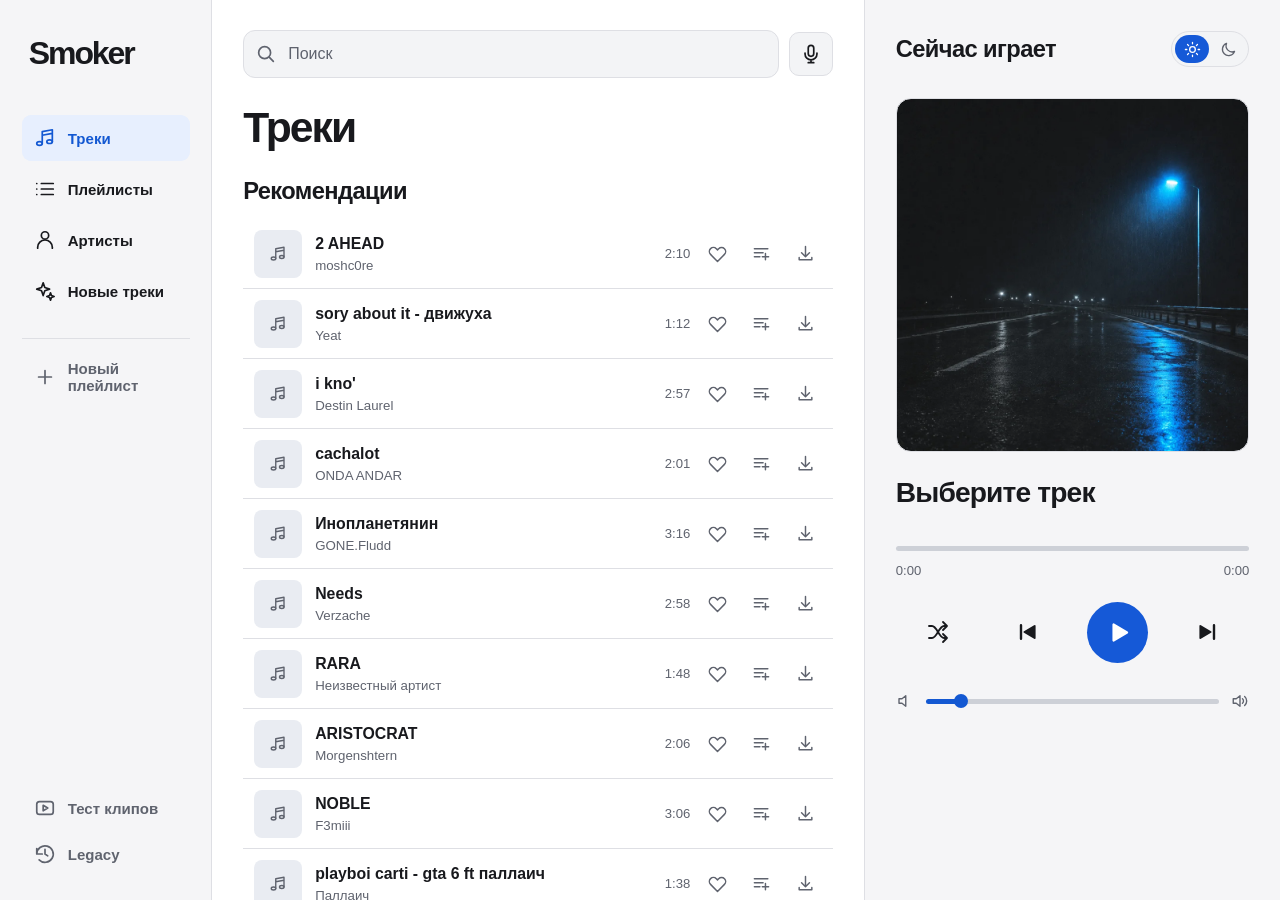
<file: index.html>
<!DOCTYPE html>
<html lang="ru">
<head>
    <meta charset="utf-8">
    <meta name="viewport" content="width=device-width, initial-scale=1, viewport-fit=cover">
    <meta name="theme-color" content="#f5f5f7">
    <title>Smoker Player</title>
    <link rel="manifest" href="manifest.json">
    <script src="theme.js"></script>
    <link rel="stylesheet" href="style.css">
    <script src="catalog.js" defer></script>
    <script src="audius.js" defer></script>
    <script src="script.js" defer></script>
</head>
<body>
    <svg class="icon-library" width="0" height="0" aria-hidden="true" xmlns="http://www.w3.org/2000/svg">
        <symbol id="icon-music" viewBox="0 0 24 24"><path d="M9 18V5l11-2v13M9 9l11-2"/><ellipse cx="6" cy="18" rx="3" ry="2"/><ellipse cx="17" cy="16" rx="3" ry="2"/></symbol>
        <symbol id="icon-list-ul" viewBox="0 0 24 24"><path d="M8 6h13M8 12h13M8 18h13M3 6h.01M3 12h.01M3 18h.01"/></symbol>
        <symbol id="icon-list-plus" viewBox="0 0 24 24"><path d="M3 6h17M3 11h11M3 16h7m7-4v8m-4-4h8"/></symbol>
        <symbol id="icon-user" viewBox="0 0 24 24"><circle cx="12" cy="7" r="4"/><path d="M4 21v-1a8 8 0 0 1 16 0v1"/></symbol>
        <symbol id="icon-sparkles" viewBox="0 0 24 24"><path d="m10 3 1.8 5.2L17 10l-5.2 1.8L10 17l-1.8-5.2L3 10l5.2-1.8L10 3Zm8 11 1.05 2.95L22 18l-2.95 1.05L18 22l-1.05-2.95L14 18l2.95-1.05L18 14Z"/></symbol>
        <symbol id="icon-plus" viewBox="0 0 24 24"><path d="M12 5v14M5 12h14"/></symbol>
        <symbol id="icon-video" viewBox="0 0 24 24"><rect x="3" y="5" width="18" height="14" rx="3"/><path d="m10 9 5 3-5 3Z"/></symbol>
        <symbol id="icon-legacy" viewBox="0 0 24 24"><path d="M3 12a9 9 0 1 1 2.6 6.4M3 6v6h6m3-5v5l3 2"/></symbol>
        <symbol id="icon-search" viewBox="0 0 24 24"><circle cx="10.5" cy="10.5" r="6.5"/><path d="m16 16 4 4"/></symbol>
        <symbol id="icon-mic" viewBox="0 0 24 24"><rect x="9" y="2.5" width="6" height="12" rx="3"/><path d="M5.5 11v1a6.5 6.5 0 0 0 13 0v-1M12 18.5v3m-3 0h6"/></symbol>
        <symbol id="icon-sun" viewBox="0 0 24 24"><circle cx="12" cy="12" r="4"/><path d="M12 2v2m0 16v2M2 12h2m16 0h2M5 5l1.5 1.5m11 11L19 19M19 5l-1.5 1.5m-11 11L5 19"/></symbol>
        <symbol id="icon-moon" viewBox="0 0 24 24"><path d="M20.5 14.8A8.7 8.7 0 0 1 9.2 3.5 8.8 8.8 0 1 0 20.5 14.8Z"/></symbol>
        <symbol id="icon-shuffle" viewBox="0 0 24 24"><path d="M3 6h3c5 0 7 12 12 12h3m-4-4 4 4-4 4M3 18h3c5 0 7-12 12-12h3m-4-4 4 4-4 4"/></symbol>
        <symbol id="icon-prev" viewBox="0 0 24 24"><path fill="currentColor" stroke="none" d="M5 4a1.2 1.2 0 0 1 1.2 1.2v13.6a1.2 1.2 0 1 1-2.4 0V5.2A1.2 1.2 0 0 1 5 4Zm13.1 1.2a1 1 0 0 1 1.5.86v11.88a1 1 0 0 1-1.5.86L8 12.86a1 1 0 0 1 0-1.72Z"/></symbol>
        <symbol id="icon-next" viewBox="0 0 24 24"><path fill="currentColor" stroke="none" d="M19 4a1.2 1.2 0 0 1 1.2 1.2v13.6a1.2 1.2 0 1 1-2.4 0V5.2A1.2 1.2 0 0 1 19 4ZM5.9 5.2a1 1 0 0 0-1.5.86v11.88a1 1 0 0 0 1.5.86L16 12.86a1 1 0 0 0 0-1.72Z"/></symbol>
        <symbol id="icon-play" viewBox="0 0 24 24"><path fill="currentColor" stroke="none" d="M7.5 4.8a1 1 0 0 1 1.5-.86l12 7.2a1 1 0 0 1 0 1.72l-12 7.2a1 1 0 0 1-1.5-.86Z"/></symbol>
        <symbol id="icon-pause" viewBox="0 0 24 24"><path stroke-width="4" d="M8 5v14m8-14v14"/></symbol>
        <symbol id="icon-volume" viewBox="0 0 24 24"><path d="M3 9h4l5-4v14l-5-4H3zM15.3 9a4 4 0 0 1 0 6m2.9-9a8 8 0 0 1 0 12"/></symbol>
        <symbol id="icon-volume-low" viewBox="0 0 24 24"><path d="M4 9h4l5-4v14l-5-4H4z"/></symbol>
        <symbol id="icon-heart" viewBox="0 0 24 24"><path d="M20.8 5.9a5.1 5.1 0 0 0-7.3 0L12 7.4l-1.5-1.5a5.1 5.1 0 0 0-7.3 7.2L12 22l8.8-8.9a5.1 5.1 0 0 0 0-7.2Z"/></symbol>
        <symbol id="icon-download" viewBox="0 0 24 24"><path d="M12 3v13m-5-5 5 5 5-5M4 17v3h16v-3"/></symbol>
        <symbol id="icon-check" viewBox="0 0 24 24"><path d="m5 12 4 4L19 6"/></symbol>
        <symbol id="icon-chevron" viewBox="0 0 24 24"><path d="m6 9 6 6 6-6"/></symbol>
    </svg>

    <div class="app-shell">
        <aside class="sidebar">
            <div class="brand" aria-label="Smoker Player">Smoker</div>
            <nav class="tabs" aria-label="Медиатека">
                <button type="button" class="tab active" data-tab="user" aria-controls="user-playlist" aria-pressed="true">
                    <svg class="icon" aria-hidden="true"><use href="#icon-music"></use></svg><span>Треки</span>
                </button>
                <button type="button" class="tab" data-tab="playlists" aria-controls="playlists-tab" aria-pressed="false">
                    <svg class="icon" aria-hidden="true"><use href="#icon-list-ul"></use></svg><span>Плейлисты</span>
                </button>
                <button type="button" class="tab" data-tab="artists" aria-controls="artists-tab" aria-pressed="false">
                    <svg class="icon" aria-hidden="true"><use href="#icon-user"></use></svg><span>Артисты</span>
                </button>
                <button type="button" class="tab" data-tab="new" aria-controls="new-tracks-tab" aria-pressed="false">
                    <svg class="icon" aria-hidden="true"><use href="#icon-sparkles"></use></svg><span>Новые треки</span>
                </button>
            </nav>
            <div class="sidebar-actions">
                <button type="button" class="sidebar-link" data-create-playlist>
                    <svg class="icon" aria-hidden="true"><use href="#icon-plus"></use></svg><span>Новый плейлист</span>
                </button>
            </div>
            <a class="sidebar-link clips-link" href="index2.html">
                <svg class="icon" aria-hidden="true"><use href="#icon-video"></use></svg><span>Тест клипов</span>
            </a>
            <a class="sidebar-link legacy-link" href="legacy.html">
                <svg class="icon" aria-hidden="true"><use href="#icon-legacy"></use></svg><span>Legacy</span>
            </a>
        </aside>

        <main class="library-panel">
            <div class="library-toolbar">
                <div class="search-row">
                    <form class="search-container" id="track-search" role="search">
                        <button id="search-button" type="submit" aria-label="Найти трек">
                            <svg class="icon" aria-hidden="true"><use href="#icon-search"></use></svg>
                        </button>
                        <input type="search" id="search-input" placeholder="Поиск" aria-label="Поиск музыки" maxlength="160">
                    </form>
                    <button class="voice-control-btn" id="voice-control" type="button" aria-label="Голосовой помощник" aria-pressed="false" title="Голосовой помощник выключен">
                        <svg class="icon" aria-hidden="true"><use href="#icon-mic"></use></svg>
                    </button>
                </div>
                <p class="search-status" id="search-status" aria-live="polite"></p>
            </div>

            <div class="library-content" id="library-content" data-tab="user">
                <h1 class="page-title" id="library-title">Треки</h1>
                <div class="tab-content active" id="user-playlist">
                    <section id="liked-section" aria-labelledby="liked-heading" hidden>
                        <h2 id="liked-heading" class="list-heading">Понравившиеся</h2>
                        <ul class="playlist" id="liked-tracks" aria-labelledby="liked-heading"></ul>
                    </section>
                    <div class="collection-heading" id="collection-heading">
                        <h2 class="list-heading" id="collection-name"></h2>
                        <button type="button" class="playlist-button" id="edit-playlist" hidden>Редактировать</button>
                    </div>
                    <p class="empty-message" id="queue-empty" hidden></p>
                    <ul class="playlist" id="playlist" aria-labelledby="collection-name"></ul>
                    <details class="popular-section" id="popular-section">
                        <summary>Популярная музыка <svg class="icon" aria-hidden="true"><use href="#icon-chevron"></use></svg></summary>
                        <div class="popular-grid" id="popular-grid"></div>
                    </details>
                </div>

                <div class="tab-content" id="playlists-tab">
                    <button type="button" class="playlist-button primary" id="create-playlist" data-create-playlist>
                        <svg class="icon" aria-hidden="true"><use href="#icon-plus"></use></svg>
                        Создать плейлист
                    </button>
                    <div class="playlist-grid" id="playlists-grid"></div>
                    <a class="sidebar-link mobile-clips" href="index2.html">Тест клипов</a>
                </div>

                <div class="tab-content" id="artists-tab">
                    <div class="artists-grid" id="artists-grid"></div>
                </div>

                <div class="tab-content" id="new-tracks-tab">
                    <ul class="playlist" id="new-tracks" aria-labelledby="library-title"></ul>
                </div>
            </div>
        </main>

        <div class="theme-picker" role="group" aria-label="Тема оформления">
            <button class="theme-option" type="button" data-theme-value="light" aria-label="Светлая тема" title="Светлая тема" aria-pressed="false">
                <svg class="icon" aria-hidden="true"><use href="#icon-sun"></use></svg>
            </button>
            <button class="theme-option" type="button" data-theme-value="dark" aria-label="Тёмная тема" title="Тёмная тема" aria-pressed="false">
                <svg class="icon" aria-hidden="true"><use href="#icon-moon"></use></svg>
            </button>
        </div>

        <section class="player-section" aria-labelledby="player-heading">
            <h2 class="player-heading" id="player-heading">Сейчас играет</h2>
            <div class="now-playing">
                <div class="album-art" id="album-art"></div>
                <div class="song-info">
                    <div class="song-title" id="song-title">Выберите трек</div>
                    <div class="song-artist" id="song-artist"></div>
                </div>
                <button type="button" class="control-btn volume-toggle" id="volume-toggle" aria-expanded="false" aria-controls="volume-controls" aria-label="Громкость">
                    <svg class="icon" aria-hidden="true"><use href="#icon-volume"></use></svg>
                </button>
            </div>

            <div class="progress-container">
                <input type="range" class="range seek" id="seek" min="0" max="1" step="0.1" value="0" aria-label="Позиция воспроизведения" disabled>
                <div class="time-info" aria-hidden="true">
                    <span id="current-time">0:00</span>
                    <span id="duration">0:00</span>
                </div>
            </div>

            <div class="controls">
                <button class="control-btn" id="shuffle" type="button" title="Перемешать треки" aria-label="Перемешать треки">
                    <svg class="icon" aria-hidden="true"><use href="#icon-shuffle"></use></svg>
                </button>
                <button class="control-btn" id="prev" type="button" title="Предыдущий трек" aria-label="Предыдущий трек">
                    <svg class="icon" aria-hidden="true"><use href="#icon-prev"></use></svg>
                </button>
                <button class="control-btn play-pause" id="play-pause" type="button" title="Воспроизвести" aria-label="Воспроизвести">
                    <svg class="icon" aria-hidden="true"><use href="#icon-play"></use></svg>
                </button>
                <button class="control-btn" id="next" type="button" title="Следующий трек" aria-label="Следующий трек">
                    <svg class="icon" aria-hidden="true"><use href="#icon-next"></use></svg>
                </button>
            </div>

            <div class="volume-container" id="volume-controls">
                <svg class="icon" aria-hidden="true"><use href="#icon-volume-low"></use></svg>
                <input type="range" class="range volume-slider" id="volume" min="0" max="1" step="0.01" value="0.1" aria-label="Громкость">
                <svg class="icon" aria-hidden="true"><use href="#icon-volume"></use></svg>
            </div>
        </section>
    </div>

    <audio id="audio-player" preload="none"></audio>
    <div class="notification" id="notification" role="status"></div>
    <dialog class="playlist-editor" id="playlist-chooser" aria-labelledby="playlist-chooser-title">
        <form method="dialog">
            <h2 id="playlist-chooser-title">Добавить в плейлист</h2>
            <p id="playlist-chooser-track" class="chooser-track"></p>
            <div id="playlist-choices" class="track-picker"></div>
            <p id="playlist-chooser-empty" class="empty-message" hidden>У вас пока нет своих плейлистов.</p>
            <p id="playlist-chooser-status" class="editor-status" role="status" hidden></p>
            <div class="editor-actions">
                <button type="submit" class="playlist-button" autofocus>Отмена</button>
                <button type="button" class="playlist-button primary" id="create-playlist-with-track">Новый плейлист</button>
            </div>
        </form>
    </dialog>
    <dialog class="playlist-editor" id="playlist-editor" aria-labelledby="editor-title">
        <form id="playlist-form">
            <h2 id="editor-title">Новый плейлист</h2>
            <label for="playlist-name">Название</label>
            <input id="playlist-name" name="name" required maxlength="70" autofocus>
            <label for="playlist-filter">Треки</label>
            <input id="playlist-filter" type="search" placeholder="По названию или артисту">
            <p id="selected-count"></p>
            <div id="track-picker" class="track-picker"></div>
            <p id="picker-empty" class="empty-message" hidden>Треки не найдены.</p>
            <p id="editor-status" class="editor-status" role="status" hidden></p>
            <div class="editor-actions">
                <button type="button" class="playlist-button" id="cancel-playlist">Отмена</button>
                <button type="submit" class="playlist-button primary">Сохранить</button>
            </div>
        </form>
    </dialog>
</body>
</html>
</file>
<file: style.css>
:root {
    color-scheme: light;
    --canvas: #fff;
    --panel: #f5f5f7;
    --input: #f3f4f6;
    --hover: #eaecef;
    --line: #dedfe4;
    --track-fill: #cdd0d7;
    --text: #18191d;
    --muted: #5f636e;
    --accent: #1358d2;
    --accent-fill: #1559d7;
    --on-accent: #fff;
    --selection: #e7effe;
    --art-backdrop: #e9ecf2;
    --success: #176140;
    --error: #a0213b;
    --backdrop: rgb(19 23 33 / 38%);
    --gutter: clamp(22px, 2.4vw, 38px);
    --top-inset: env(safe-area-inset-top, 0px);
    --bottom-inset: env(safe-area-inset-bottom, 0px);
    font-family: -apple-system, BlinkMacSystemFont, "Segoe UI", sans-serif;
}

:root[data-theme="dark"] {
    color-scheme: dark;
    --canvas: #141518;
    --panel: #1a1b1f;
    --input: #1f2126;
    --hover: #272930;
    --line: #34363e;
    --track-fill: #484b55;
    --text: #f4f5f7;
    --muted: #aeb3bf;
    --accent: #6eb5ff;
    --accent-fill: #66adf8;
    --on-accent: #0d2037;
    --selection: #202f44;
    --art-backdrop: #24272f;
    --success: #88dcb4;
    --error: #ff9da9;
    --backdrop: rgb(0 0 0 / 58%);
}

* { box-sizing: border-box; }
[hidden] { display: none !important; }
body { margin: 0; background: var(--canvas); color: var(--text); }
a, button, input { color: inherit; font: inherit; }
button, input { margin: 0; }
button, a { touch-action: manipulation; }
button { cursor: pointer; }
button:disabled { cursor: default; }
a { text-underline-offset: 4px; }
h1, h2, p { margin: 0; }
:focus-visible { outline: 2px solid var(--accent); outline-offset: 3px; }

.icon-library { position: absolute; overflow: hidden; }
.icon {
    display: block;
    flex: none;
    inline-size: 22px;
    block-size: 22px;
    fill: none;
    stroke: currentColor;
    stroke-width: 1.85;
    stroke-linecap: round;
    stroke-linejoin: round;
}

.app-shell {
    display: grid;
    grid-template-columns: clamp(178px, 16.6vw, 260px) minmax(0, 1fr) clamp(282px, 32.5vw, 510px);
    grid-template-rows: minmax(0, 1fr);
    block-size: 100vh;
    block-size: 100dvh;
}

.sidebar {
    grid-area: 1 / 1;
    display: flex;
    flex-direction: column;
    min-block-size: 0;
    overflow-y: auto;
    padding: 34px clamp(14px, 1.7vw, 26px) 23px;
    background: var(--panel);
    border-inline-end: 1px solid var(--line);
}
.brand { margin: 0 7px 43px; font-size: 2rem; font-weight: 750; letter-spacing: -0.065em; line-height: 1.2; }
.tabs { display: grid; gap: 5px; }
.tab, .sidebar-link {
    display: flex;
    align-items: center;
    gap: 12px;
    min-block-size: 46px;
    inline-size: 100%;
    padding: 8px 12px;
    border: 0;
    border-radius: 9px;
    background: transparent;
    text-align: start;
    text-decoration: none;
    font-size: 0.94rem;
    font-weight: 550;
}
.tab:hover, .sidebar-link:hover { background: var(--hover); }
.tab[aria-pressed="true"] { color: var(--accent); background: var(--selection); font-weight: 650; }
.sidebar-actions { border-block-start: 1px solid var(--line); margin-block: 24px 8px; padding-block-start: 13px; }
.sidebar-link { color: var(--muted); }
.clips-link { margin-block-start: auto; }
.mobile-clips { display: none; }

.library-panel {
    grid-area: 1 / 2;
    min-inline-size: 0;
    overflow-y: auto;
    scrollbar-color: var(--track-fill) transparent;
    overscroll-behavior-y: contain;
}
.library-toolbar {
    position: sticky;
    inset-block-start: 0;
    z-index: 2;
    padding: 30px var(--gutter) 13px;
    background: var(--canvas);
}
.search-row { display: flex; align-items: center; gap: 10px; }
.search-container {
    display: flex;
    align-items: center;
    flex: 1;
    min-inline-size: 0;
    border: 1px solid var(--line);
    border-radius: 12px;
    background: var(--input);
}
.search-container:focus-within { border-color: var(--accent); }
.search-container input {
    flex: 1;
    inline-size: 100%;
    min-inline-size: 0;
    min-block-size: 46px;
    padding: 0 12px 0 0;
    border: 0;
    border-radius: 0 12px 12px 0;
    outline: 0;
    background: transparent;
    font-size: 1rem;
}
input::placeholder { color: var(--muted); opacity: 1; }
#search-button, .voice-control-btn {
    display: grid;
    place-items: center;
    flex: 0 0 44px;
    inline-size: 44px;
    block-size: 44px;
    padding: 0;
    border: 0;
    border-radius: 10px;
    background: transparent;
    color: var(--muted);
}
#search-button:hover { color: var(--text); }
.voice-control-btn { border: 1px solid var(--line); background: var(--input); color: var(--text); }
.voice-control-btn:not(:disabled):hover { background: var(--hover); }
.voice-control-btn[aria-pressed="true"] { border-color: transparent; }
.voice-control-btn[aria-pressed="true"],
.voice-control-btn[aria-pressed="true"]:hover {
    background: var(--accent-fill);
    color: var(--on-accent);
}
.voice-control-btn:disabled { opacity: 0.6; }
.search-status { color: var(--muted); margin-block-start: 8px; font-size: 0.86rem; line-height: 1.4; }
.search-status:empty { display: none; }

.library-content { padding: 13px var(--gutter) 34px; }
.page-title {
    margin-block-end: 26px;
    font-size: clamp(2rem, 3.33vw, 3.25rem);
    line-height: 1.1;
    font-weight: 750;
    letter-spacing: -0.045em;
    overflow-wrap: anywhere;
}
.tab-content { display: none; }
.tab-content.active { display: block; }
.collection-heading { display: flex; align-items: center; justify-content: space-between; gap: 12px; }
.collection-heading, #liked-heading { margin-block-end: 13px; }
.list-heading { font-size: clamp(1.25rem, 1.85vw, 1.62rem); line-height: 1.25; letter-spacing: -0.025em; overflow-wrap: anywhere; }
#liked-section { margin-block-end: 28px; }
.empty-message { padding-block: 10px; color: var(--muted); line-height: 1.5; }

.playlist { list-style: none; padding: 0; margin: 0; }
.playlist-item {
    display: flex;
    align-items: center;
    min-inline-size: 0;
    gap: 2px;
    padding-inline: 7px;
    border-block-end: 1px solid var(--line);
}
.playlist-item:hover { background: var(--input); }
.playlist-item.active {
    border-color: transparent;
    border-radius: 11px;
    background: var(--selection);
}
.track-select {
    display: flex;
    align-items: center;
    flex: 1;
    min-inline-size: 0;
    min-block-size: 69px;
    padding: 8px 4px;
    gap: 13px;
    border: 0;
    border-radius: 8px;
    background: transparent;
    text-align: start;
}
.track-art, .cover, .avatar, .album-art {
    position: relative;
    isolation: isolate;
    display: grid;
    place-items: center;
    overflow: hidden;
    aspect-ratio: 1;
    background-color: var(--art-backdrop);
    color: var(--muted);
}
.track-art { flex: 0 0 48px; border-radius: 8px; }
.track-art img, .cover img, .avatar img, .album-art img {
    position: absolute;
    inset: 0;
    inline-size: 100%;
    block-size: 100%;
    object-fit: cover;
}
.track-indicator {
    position: absolute;
    inset: 0;
    display: none;
    place-items: center;
    color: #fff;
    background: rgb(16 39 75 / 75%);
}
.playlist-item.active .track-indicator { display: grid; }
.track-indicator .icon, .track-art > .icon { inline-size: 18px; block-size: 18px; }
.song-details { flex: 1; min-inline-size: 0; }
.song-details .title, .track-subtitle {
    display: block;
    overflow: hidden;
    text-overflow: ellipsis;
    white-space: nowrap;
}
.song-details .title { font-size: 0.99rem; font-weight: 650; line-height: 1.24; }
.track-subtitle { margin-block-start: 4px; color: var(--muted); font-size: 0.83rem; line-height: 1.25; }
.duration, .time-info, .track-meta { color: var(--muted); font-variant-numeric: tabular-nums; }
.duration { font-size: 0.82rem; flex: none; }

.theme-picker {
    grid-area: 1 / 3;
    z-index: 3;
    justify-self: end;
    align-self: start;
    display: flex;
    gap: 2px;
    padding: 3px;
    margin: 31px var(--gutter) 0 0;
    border: 1px solid var(--line);
    border-radius: 18px;
    background: var(--input);
}
.theme-option {
    display: grid;
    place-items: center;
    inline-size: 34px;
    block-size: 28px;
    padding: 0;
    border: 0;
    border-radius: 14px;
    background: transparent;
    color: var(--muted);
}
.theme-option .icon { inline-size: 17px; block-size: 17px; }
.theme-option:hover { color: var(--text); }
.theme-option[aria-pressed="true"] { background: var(--accent-fill); color: var(--on-accent); }

.player-section {
    grid-area: 1 / 3;
    overflow-y: auto;
    min-inline-size: 0;
    background: var(--panel);
    border-inline-start: 1px solid var(--line);
    padding: 32px var(--gutter) 24px;
    scrollbar-color: var(--track-fill) transparent;
}
.player-heading {
    display: flex;
    align-items: center;
    min-block-size: 34px;
    padding-inline-end: 85px;
    font-size: clamp(1rem, 1.9vw, 1.48rem);
    font-weight: 700;
    letter-spacing: -0.025em;
}
.now-playing { margin-block-start: 32px; }
.album-art {
    inline-size: 100%;
    border-radius: 15px;
    border: 1px solid var(--line);
    background: var(--art-backdrop) url("picture/cover-night.webp") center / cover;
}
.song-info { min-inline-size: 0; margin-block-start: 25px; }
.song-title, .song-artist { overflow: hidden; text-overflow: ellipsis; white-space: nowrap; }
.song-title { font-size: clamp(1.22rem, 2.2vw, 1.9rem); font-weight: 720; letter-spacing: -0.03em; }
.song-artist { margin-block-start: 4px; color: var(--muted); font-size: clamp(0.92rem, 1.36vw, 1.15rem); line-height: 1.3; }
.song-artist:empty { display: none; }
.progress-container { margin-block-start: 25px; }
.time-info { display: flex; justify-content: space-between; font-size: 0.82rem; }
.range {
    --range-progress: 0%;
    --range-size: 5px;
    --thumb-size: 14px;
    display: block;
    appearance: none;
    inline-size: 100%;
    min-inline-size: 0;
    block-size: 29px;
    padding: 0;
    border: 0;
    background: transparent;
    cursor: pointer;
}
.range:disabled { cursor: default; }
.range::-webkit-slider-runnable-track {
    block-size: var(--range-size);
    border-radius: 999px;
    background: linear-gradient(90deg, var(--accent) var(--range-progress), var(--track-fill) var(--range-progress));
}
.range::-moz-range-track { block-size: var(--range-size); border-radius: 999px; background: var(--track-fill); }
.range::-moz-range-progress { block-size: var(--range-size); border-radius: 999px; background: var(--accent); }
.range::-webkit-slider-thumb {
    appearance: none;
    inline-size: var(--thumb-size);
    block-size: var(--thumb-size);
    margin-block-start: calc((var(--range-size) - var(--thumb-size)) / 2);
    border: 0;
    border-radius: 50%;
    background: var(--accent);
}
.range::-moz-range-thumb { inline-size: var(--thumb-size); block-size: var(--thumb-size); border: 0; border-radius: 50%; background: var(--accent); }
.range:disabled::-webkit-slider-thumb { opacity: 0; }
.range:disabled::-moz-range-thumb { opacity: 0; }

.controls { display: flex; align-items: center; justify-content: center; gap: 14px; }
.player-section .controls {
    display: grid;
    grid-template-columns: repeat(4, minmax(44px, 1fr));
    justify-items: center;
    max-inline-size: 370px;
    margin: 24px auto 0;
    gap: 5px;
}
.control-btn, .track-like-btn, .track-add-btn, .track-download-btn, .play-btn {
    display: inline-grid;
    place-items: center;
    flex: none;
    inline-size: 42px;
    block-size: 44px;
    padding: 0;
    border: 0;
    border-radius: 10px;
    background: transparent;
    color: var(--text);
}
.control-btn:hover, .track-like-btn:hover, .track-add-btn:hover, .track-download-btn:not(:disabled):hover, .play-btn:hover { background: var(--hover); }
.control-btn .icon { inline-size: 24px; block-size: 24px; }
.control-btn.play-pause {
    inline-size: 61px;
    block-size: 61px;
    border-radius: 50%;
    color: var(--on-accent);
    background: var(--accent-fill);
}
.control-btn.play-pause:hover { filter: brightness(1.08); }
.control-btn.play-pause .icon { inline-size: 27px; block-size: 27px; }
.track-like-btn, .track-add-btn, .track-download-btn { color: var(--muted); }
.track-like-btn .icon, .track-add-btn .icon, .track-download-btn .icon { inline-size: 19px; block-size: 19px; }
.track-like-btn[aria-pressed="true"] { color: var(--accent); }
.track-like-btn[aria-pressed="true"] .icon { fill: currentColor; }
.track-download-btn.downloaded { color: var(--success); }
.volume-toggle { display: none; }
.volume-container { display: flex; align-items: center; gap: 12px; margin-block-start: 24px; color: var(--muted); }
.volume-container .icon { inline-size: 18px; block-size: 18px; }

.playlist-button {
    display: inline-flex;
    justify-content: center;
    align-items: center;
    gap: 7px;
    min-block-size: 44px;
    padding: 7px 14px;
    border: 1px solid var(--line);
    border-radius: 10px;
    background: var(--input);
    font-size: 0.9rem;
    font-weight: 600;
    text-decoration: none;
}
.playlist-button .icon { inline-size: 17px; block-size: 17px; }
.playlist-button:hover { background: var(--hover); }
.playlist-button.primary, .playlist-button.primary:hover {
    color: var(--on-accent);
    background: var(--accent-fill);
    border-color: transparent;
}
.playlist-button.primary:hover { filter: brightness(1.08); }
.playlist-button:disabled { opacity: 0.6; }

.playlist-grid, .artists-grid, .popular-grid {
    display: grid;
    grid-template-columns: repeat(auto-fill, minmax(min(132px, 100%), 1fr));
    gap: clamp(12px, 2vw, 22px);
    margin-block-start: 18px;
}
.playlist-item-card, .artist-card, .popular-song {
    min-inline-size: 0;
    padding: 9px;
    border: 0;
    border-radius: 12px;
    background: transparent;
    text-align: start;
}
.playlist-item-card:hover, .artist-card:hover { background: var(--input); }
.cover { inline-size: 100%; border-radius: 11px; }
.cover img.is-illustration { object-fit: contain; padding: 16%; }
.avatar { inline-size: 100%; border-radius: 50%; font-size: clamp(1.25rem, 3vw, 2rem); font-weight: 650; }
.name, .popular-song .title { display: block; margin-block-start: 8px; font-size: 0.93rem; font-weight: 650; overflow-wrap: anywhere; }
.count, .songs, .popular-song .artist { display: block; margin-block-start: 4px; color: var(--muted); font-size: 0.8rem; overflow-wrap: anywhere; }
.artist-card { text-align: center; }
.popular-section { margin-block-start: 25px; }
.popular-section summary {
    display: flex;
    align-items: center;
    justify-content: space-between;
    gap: 12px;
    min-block-size: 44px;
    padding-inline: 10px;
    border-radius: 8px;
    font-weight: 620;
    cursor: pointer;
    list-style: none;
}
.popular-section summary::-webkit-details-marker { display: none; }
.popular-section summary:hover { background: var(--input); }
.popular-section[open] summary .icon { transform: rotate(180deg); }
.popular-song { display: flex; flex-direction: column; border: 1px solid var(--line); }
.track-meta, .track-actions { display: flex; align-items: center; justify-content: space-between; gap: 3px; margin-block-start: 9px; }
.track-meta { font-size: 0.78rem; }
.track-actions { justify-content: flex-end; flex-wrap: wrap; margin-block-start: auto; }
.track-actions button { inline-size: 34px; }


.playlist-editor {
    inline-size: min(530px, calc(100% - 32px));
    max-block-size: calc(100dvh - 32px);
    padding: 22px;
    border: 1px solid var(--line);
    border-radius: 18px;
    background: var(--canvas);
    color: var(--text);
}
.playlist-editor::backdrop { background: var(--backdrop); }
.playlist-editor form { display: grid; gap: 9px; }
.playlist-editor h2 { margin-block-end: 5px; font-size: 1.35rem; letter-spacing: -0.025em; }
.playlist-editor label { font-size: 0.9rem; font-weight: 550; }
.playlist-editor input:not([type="checkbox"]) {
    min-inline-size: 0;
    min-block-size: 44px;
    padding: 8px 11px;
    border: 1px solid var(--line);
    border-radius: 9px;
    background: var(--input);
}
#selected-count { color: var(--muted); font-size: 0.82rem; }
.editor-status { color: var(--error); font-size: 0.9rem; }
.chooser-track { color: var(--muted); font-size: 0.9rem; overflow-wrap: anywhere; }
.track-picker {
    max-block-size: 34dvh;
    overflow-y: auto;
    border: 1px solid var(--line);
    border-radius: 10px;
    scrollbar-color: var(--track-fill) transparent;
}
.track-option { display: flex; align-items: center; gap: 9px; min-block-size: 44px; padding: 6px 11px; cursor: pointer; }
.track-option + .track-option { border-block-start: 1px solid var(--line); }
.track-option:hover { background: var(--input); }
.track-option input { accent-color: var(--accent-fill); inline-size: 17px; block-size: 17px; flex: none; }
.playlist-choice {
    display: flex;
    align-items: center;
    gap: 9px;
    inline-size: 100%;
    min-block-size: 46px;
    padding: 7px 11px;
    border: 0;
    background: transparent;
    text-align: start;
    overflow-wrap: anywhere;
}
.playlist-choice + .playlist-choice { border-block-start: 1px solid var(--line); }
.playlist-choice:not(:disabled):hover { background: var(--input); }
.playlist-choice .icon, .choice-added { color: var(--muted); }
.playlist-choice .choice-added { margin-inline-start: auto; font-size: 0.8rem; }
.playlist-choice:focus-visible { outline-offset: -2px; }
.editor-actions { display: flex; justify-content: flex-end; gap: 8px; margin-block-start: 8px; }

.notification {
    position: fixed;
    z-index: 5;
    inset-inline-start: 50%;
    inset-block-end: 22px;
    inline-size: max-content;
    max-inline-size: calc(100% - 24px);
    padding: 10px 17px;
    border: 1px solid var(--line);
    border-radius: 10px;
    background: var(--panel);
    color: var(--text);
    box-shadow: 0 5px 20px rgb(0 0 0 / 12%);
    text-align: center;
    pointer-events: none;
    opacity: 0;
    transform: translate(-50%, 6px);
    transition: opacity 150ms, transform 150ms;
}
.notification.show { opacity: 1; transform: translate(-50%, 0); }

.video-page { background: var(--panel); min-block-size: 100vh; padding: 22px 16px; }
.video-header, .video-panel { max-inline-size: 780px; margin-inline: auto; }
.video-header { display: flex; align-items: center; justify-content: space-between; gap: 12px; margin-block-end: 16px; }
.video-header .brand { margin: 0; color: var(--text); text-decoration: none; }
.video-header .theme-picker { margin: 0; }
.video-panel { padding: clamp(17px, 4vw, 30px); border: 1px solid var(--line); border-radius: 15px; background: var(--canvas); }
.video-panel .page-title { margin-block-end: 18px; }
.video-panel video, .video-panel audio { display: block; inline-size: 100%; margin-block-start: 17px; }
.video-panel video { max-block-size: 62vh; background: #111216; border-radius: 10px; }
.video-panel .controls { margin-block-start: 14px; flex-wrap: wrap; gap: 8px; }
.video-panel .empty-message:empty { display: none; }

@media (min-width: 931px) and (max-height: 760px) {
    .now-playing { margin-block-start: 19px; }
    .album-art { inline-size: min(100%, max(92px, calc(100dvh - 360px))); margin-inline: auto; }
    .song-info { margin-block-start: 17px; }
    .progress-container { margin-block-start: 18px; }
    .player-section .controls, .volume-container { margin-block-start: 16px; }
}

@media (max-width: 930px) {
    :root { --gutter: clamp(14px, 4.3vw, 38px); }
    .app-shell {
        grid-template-columns: minmax(0, 1fr);
        grid-template-rows: auto minmax(0, 1fr) auto auto;
    }
    .sidebar { display: contents; }
    .sidebar .brand {
        grid-area: 1 / 1;
        margin: 0;
        padding: calc(15px + var(--top-inset)) var(--gutter) 11px;
        min-block-size: calc(62px + var(--top-inset));
        align-content: center;
    }
    .sidebar-actions, .clips-link { display: none; }
    .mobile-clips { display: inline-flex; margin-block-start: 22px; inline-size: auto; }
    .legacy-link {
        grid-area: 1 / 1;
        justify-self: end;
        align-self: start;
        margin: calc(11px + var(--top-inset)) calc(var(--gutter) + 108px) 0 0;
        inline-size: auto;
        min-block-size: 44px;
        padding-inline: 10px;
    }
    .legacy-link .icon { display: none; }

    .theme-picker { grid-area: 1 / 1; margin: calc(7px + var(--top-inset)) var(--gutter) 0 0; border-radius: 24px; }
    .theme-option { inline-size: 44px; block-size: 44px; border-radius: 22px; }
    .video-header .theme-picker { margin: 0; }

    .library-panel { grid-area: 2 / 1; scrollbar-width: thin; }
    .library-toolbar { padding-block: 7px 12px; }
    .library-content { padding-block: 9px 22px; }
    .page-title { margin-block-end: 16px; font-size: clamp(1.8rem, 6vw, 2.5rem); }
    .library-content[data-tab="user"] > .page-title {
        position: absolute;
        inline-size: 1px;
        block-size: 1px;
        clip-path: inset(50%);
        overflow: hidden;
        white-space: nowrap;
    }
    .list-heading { font-size: clamp(1.27rem, 5.8vw, 1.6rem); }
    .collection-heading, #liked-heading { margin-block-end: 9px; }
    #liked-section { margin-block-end: 19px; }
    .playlist-item { padding-inline: 3px; }
    .track-select { min-block-size: 60px; gap: 9px; }
    .track-art { flex-basis: 41px; }
    .track-like-btn, .track-add-btn, .track-download-btn, .track-actions button { inline-size: 44px; }

    .player-section {
        position: relative;
        grid-area: 3 / 1;
        display: flex;
        flex-direction: column;
        overflow: visible;
        border: 0;
        border-block-start: 1px solid var(--line);
        padding: 9px var(--gutter) 4px;
    }
    .player-heading {
        position: absolute;
        inline-size: 1px;
        block-size: 1px;
        min-block-size: 0;
        padding: 0;
        clip-path: inset(50%);
        overflow: hidden;
        white-space: nowrap;
    }
    .now-playing { display: flex; align-items: center; margin: 0; gap: 10px; }
    .album-art { flex: 0 0 43px; border-radius: 7px; }
    .song-info { flex: 1; margin: 0; }
    .song-title { font-size: 1rem; }
    .song-artist { margin-block-start: 2px; font-size: 0.82rem; }
    .volume-toggle { display: inline-grid; inline-size: 44px; color: var(--muted); }
    .volume-toggle[aria-expanded="true"] { background: var(--selection); color: var(--accent); }
    .volume-toggle .icon { inline-size: 19px; block-size: 19px; }
    .volume-container {
        display: none;
        position: absolute;
        z-index: 3;
        inset-block-end: calc(100% + 8px);
        inset-inline-end: var(--gutter);
        inline-size: min(220px, calc(100% - 2 * var(--gutter)));
        margin: 0;
        padding: 7px 12px;
        border: 1px solid var(--line);
        border-radius: 11px;
        background: var(--panel);
        box-shadow: 0 6px 20px rgb(0 0 0 / 12%);
    }
    .player-section.volume-open .volume-container { display: flex; }
    .player-section .controls { order: 1; inline-size: 100%; margin-block-start: 5px; }
    .player-section .control-btn:not(.play-pause) { inline-size: 44px; }
    .control-btn.play-pause { inline-size: 47px; block-size: 47px; }
    .control-btn.play-pause .icon { inline-size: 22px; block-size: 22px; }
    .progress-container { order: 2; margin-block-start: 1px; }
    .progress-container .range { --thumb-size: 10px; --range-size: 3px; block-size: 22px; }
    .time-info { display: none; }

    .tabs {
        grid-area: 4 / 1;
        grid-template-columns: repeat(4, minmax(0, 1fr));
        gap: 2px;
        padding: 3px 5px calc(4px + var(--bottom-inset));
        border-block-start: 1px solid var(--line);
        background: var(--panel);
    }
    .tab {
        flex-direction: column;
        justify-content: center;
        gap: 4px;
        min-block-size: 53px;
        padding: 4px 2px;
        text-align: center;
        font-size: clamp(0.64rem, 2.9vw, 0.82rem);
        line-height: 1.12;
        color: var(--muted);
    }
    .tab[aria-pressed="true"] { background: transparent; }
    .tab .icon { inline-size: 20px; block-size: 20px; }
    .notification { inset-block-end: calc(60px + var(--bottom-inset)); }
}

@media (max-width: 520px) {
    .playlist-grid, .artists-grid, .popular-grid { grid-template-columns: repeat(2, minmax(0, 1fr)); }
    .playlist-editor {
        position: fixed;
        inset: auto 0 0;
        margin: 0 auto;
        inline-size: 100%;
        max-inline-size: none;
        max-block-size: 92dvh;
        padding: 19px 16px calc(16px + var(--bottom-inset));
        border-radius: 16px 16px 0 0;
    }
}

@media (prefers-reduced-motion: reduce) {
    .notification { transition: none; }
}

@media (forced-colors: active) {
    .tab[aria-pressed="true"], .theme-option[aria-pressed="true"], .voice-control-btn[aria-pressed="true"] {
        outline: 2px solid Highlight;
        outline-offset: -2px;
    }
}
</file>
